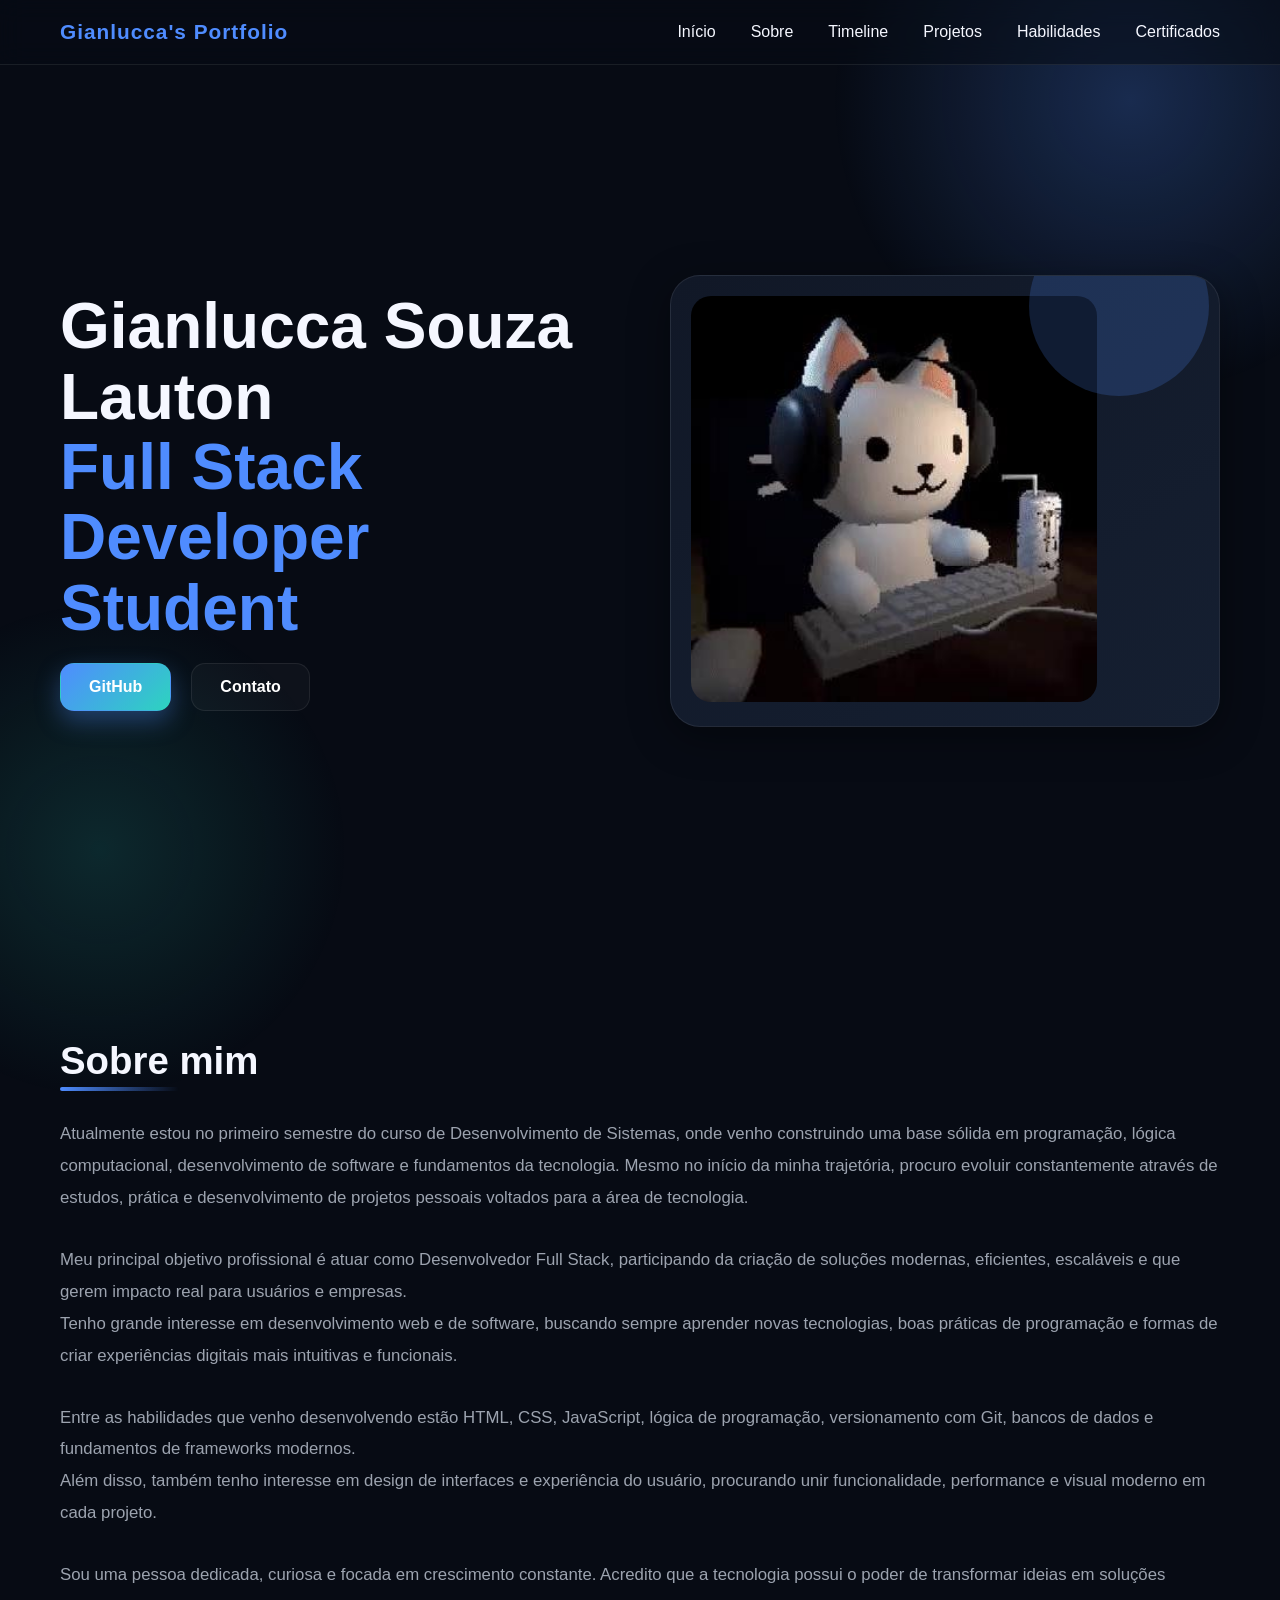
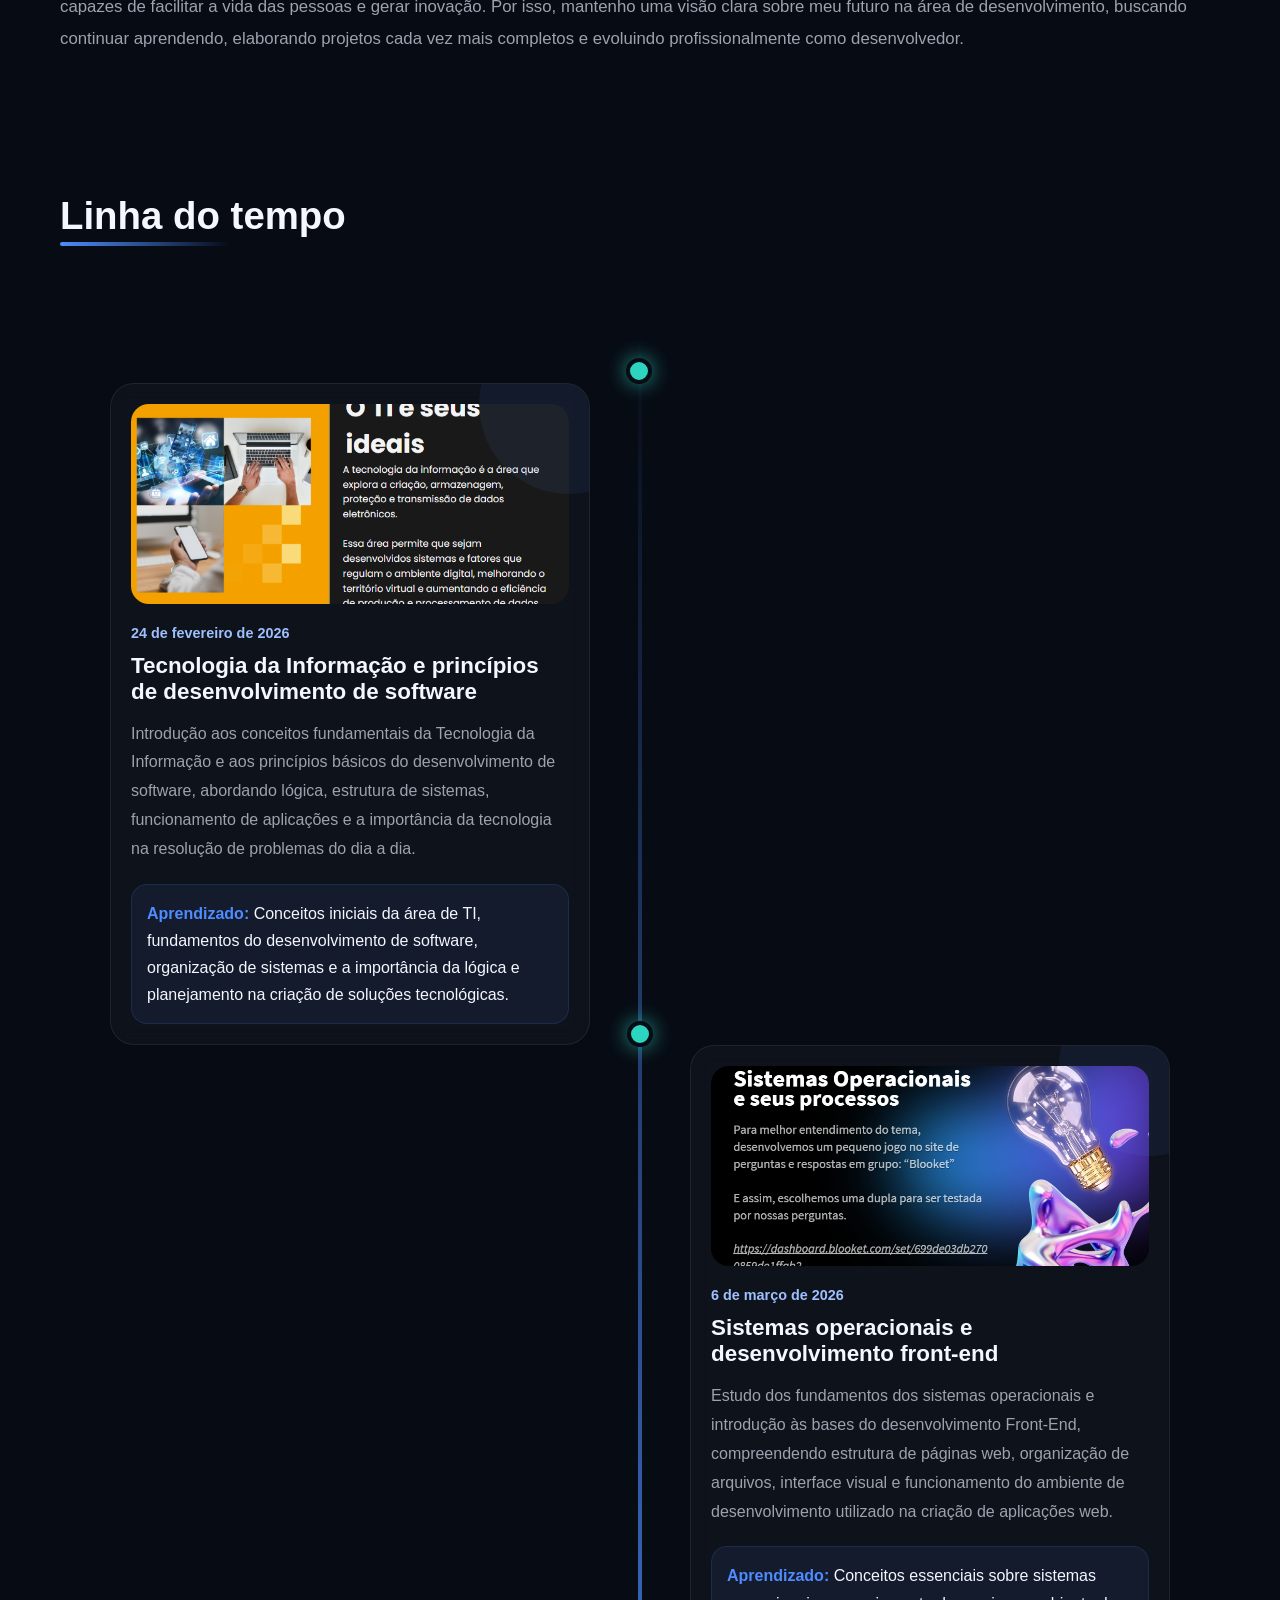
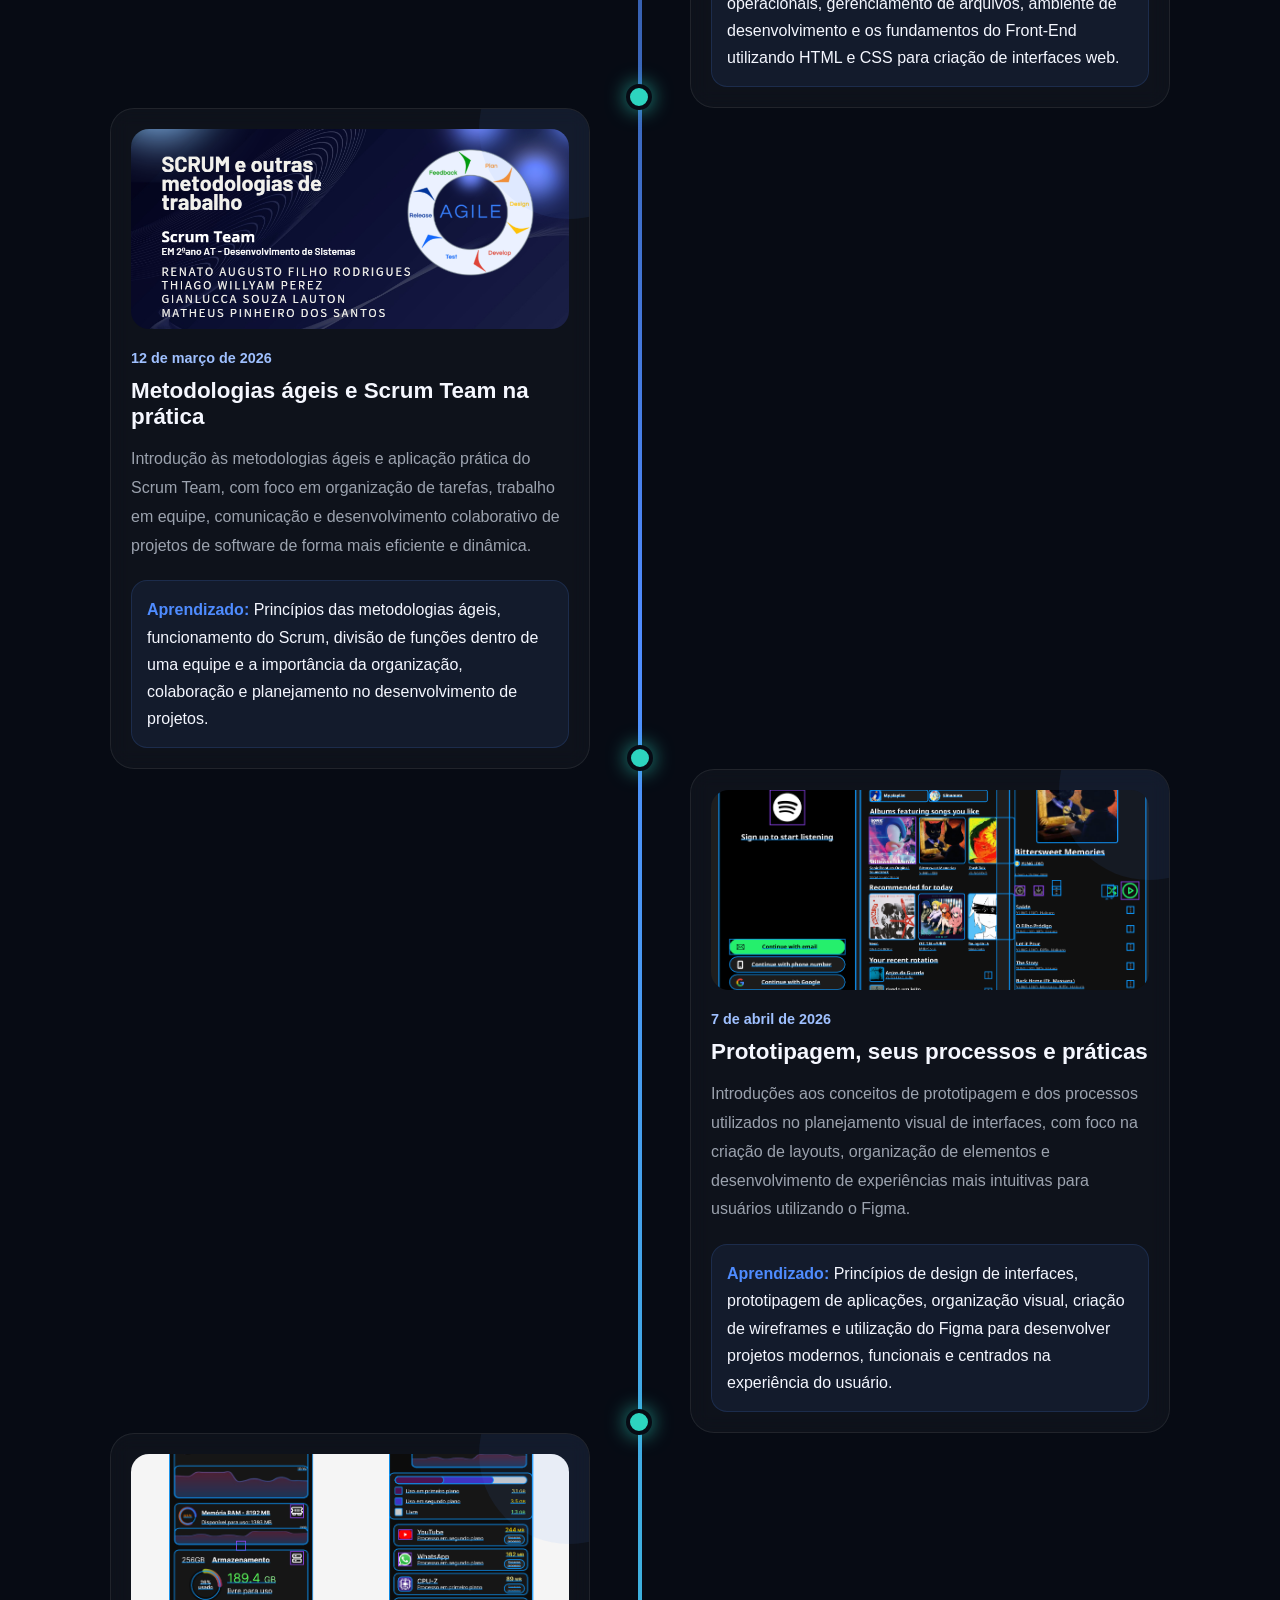
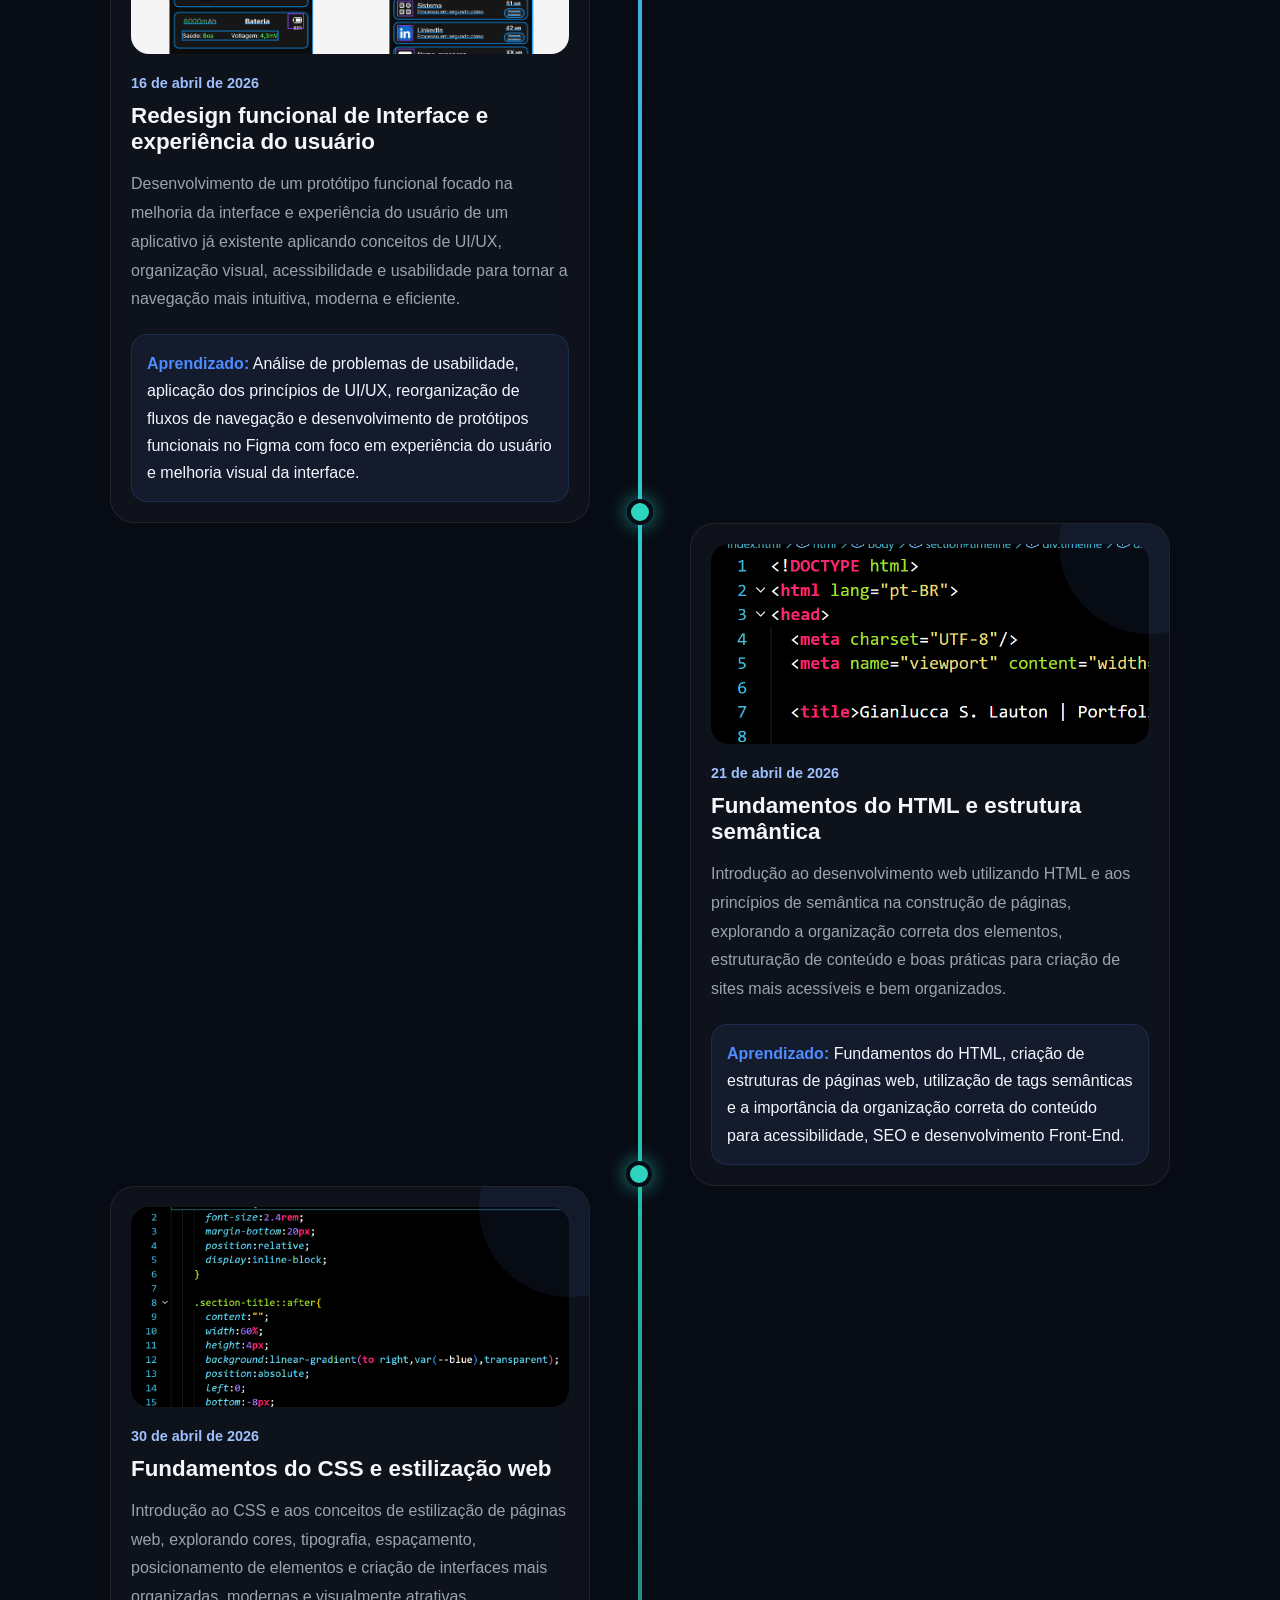
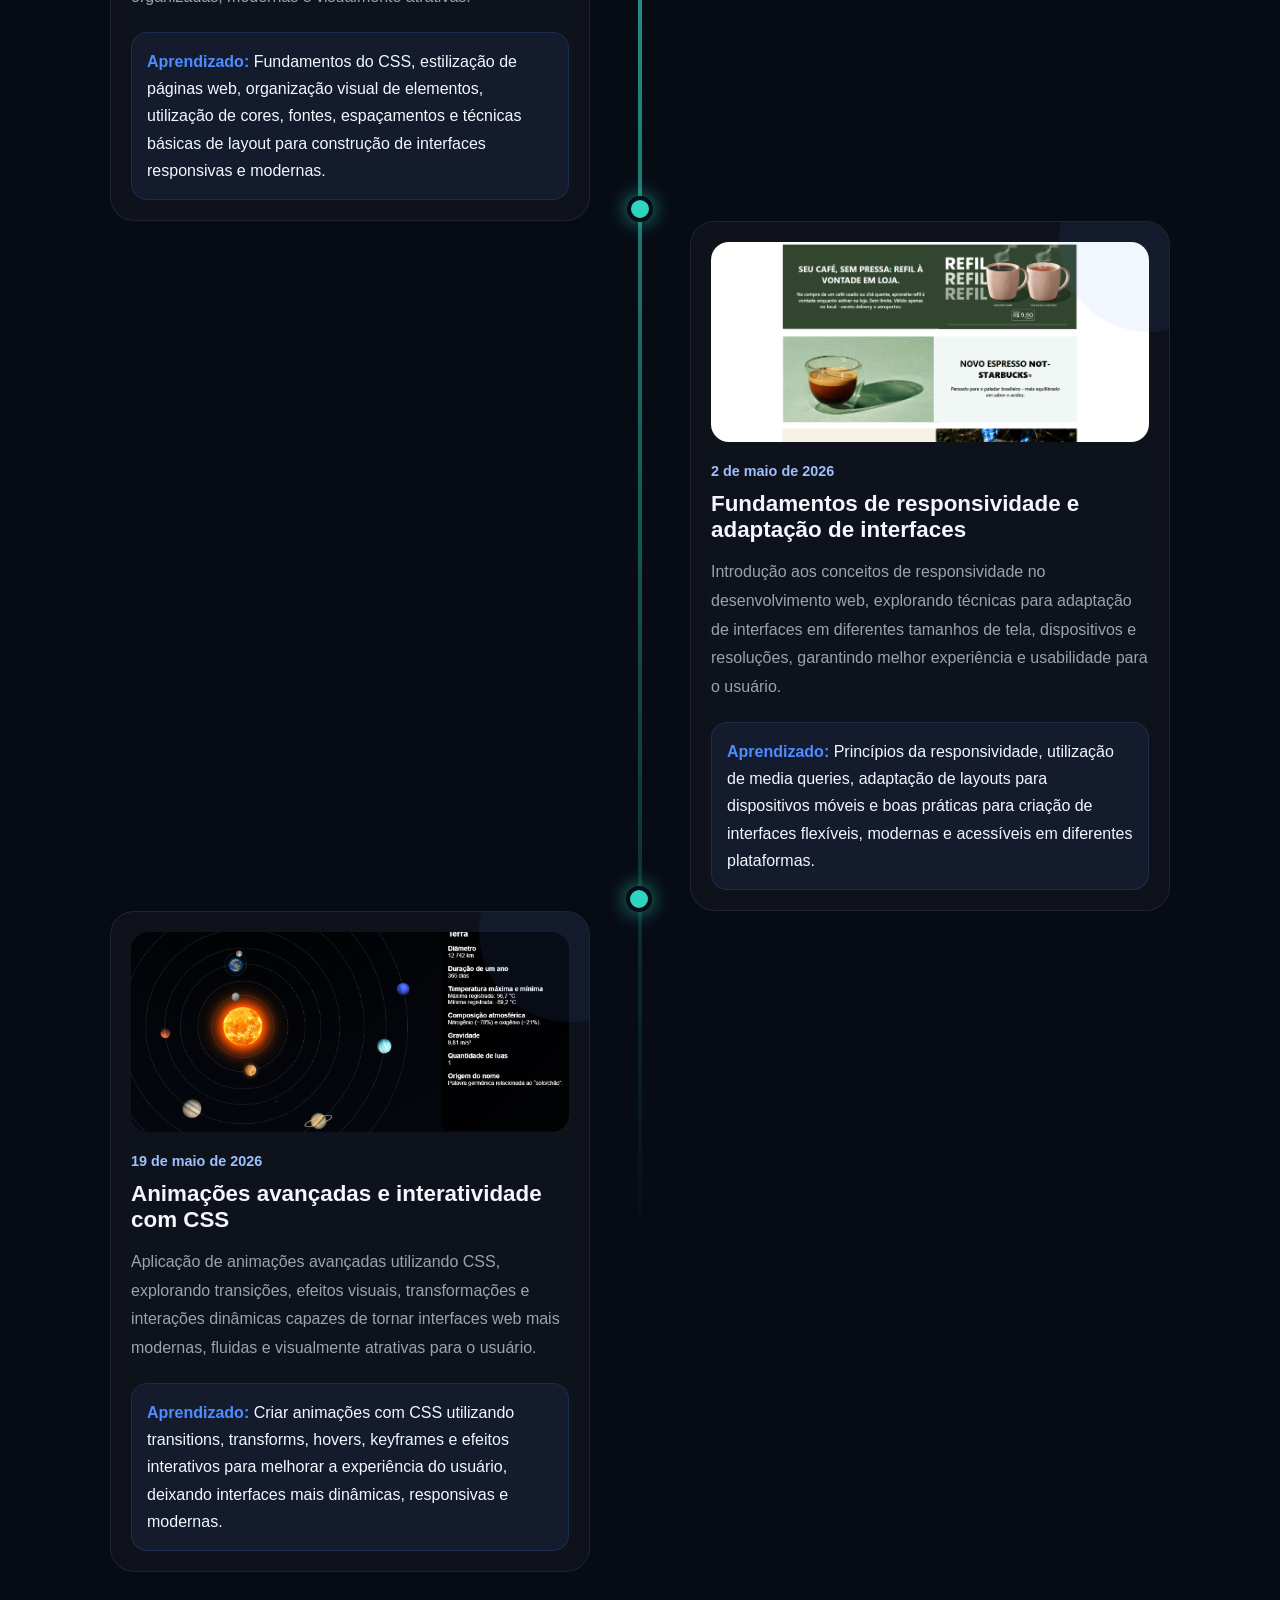
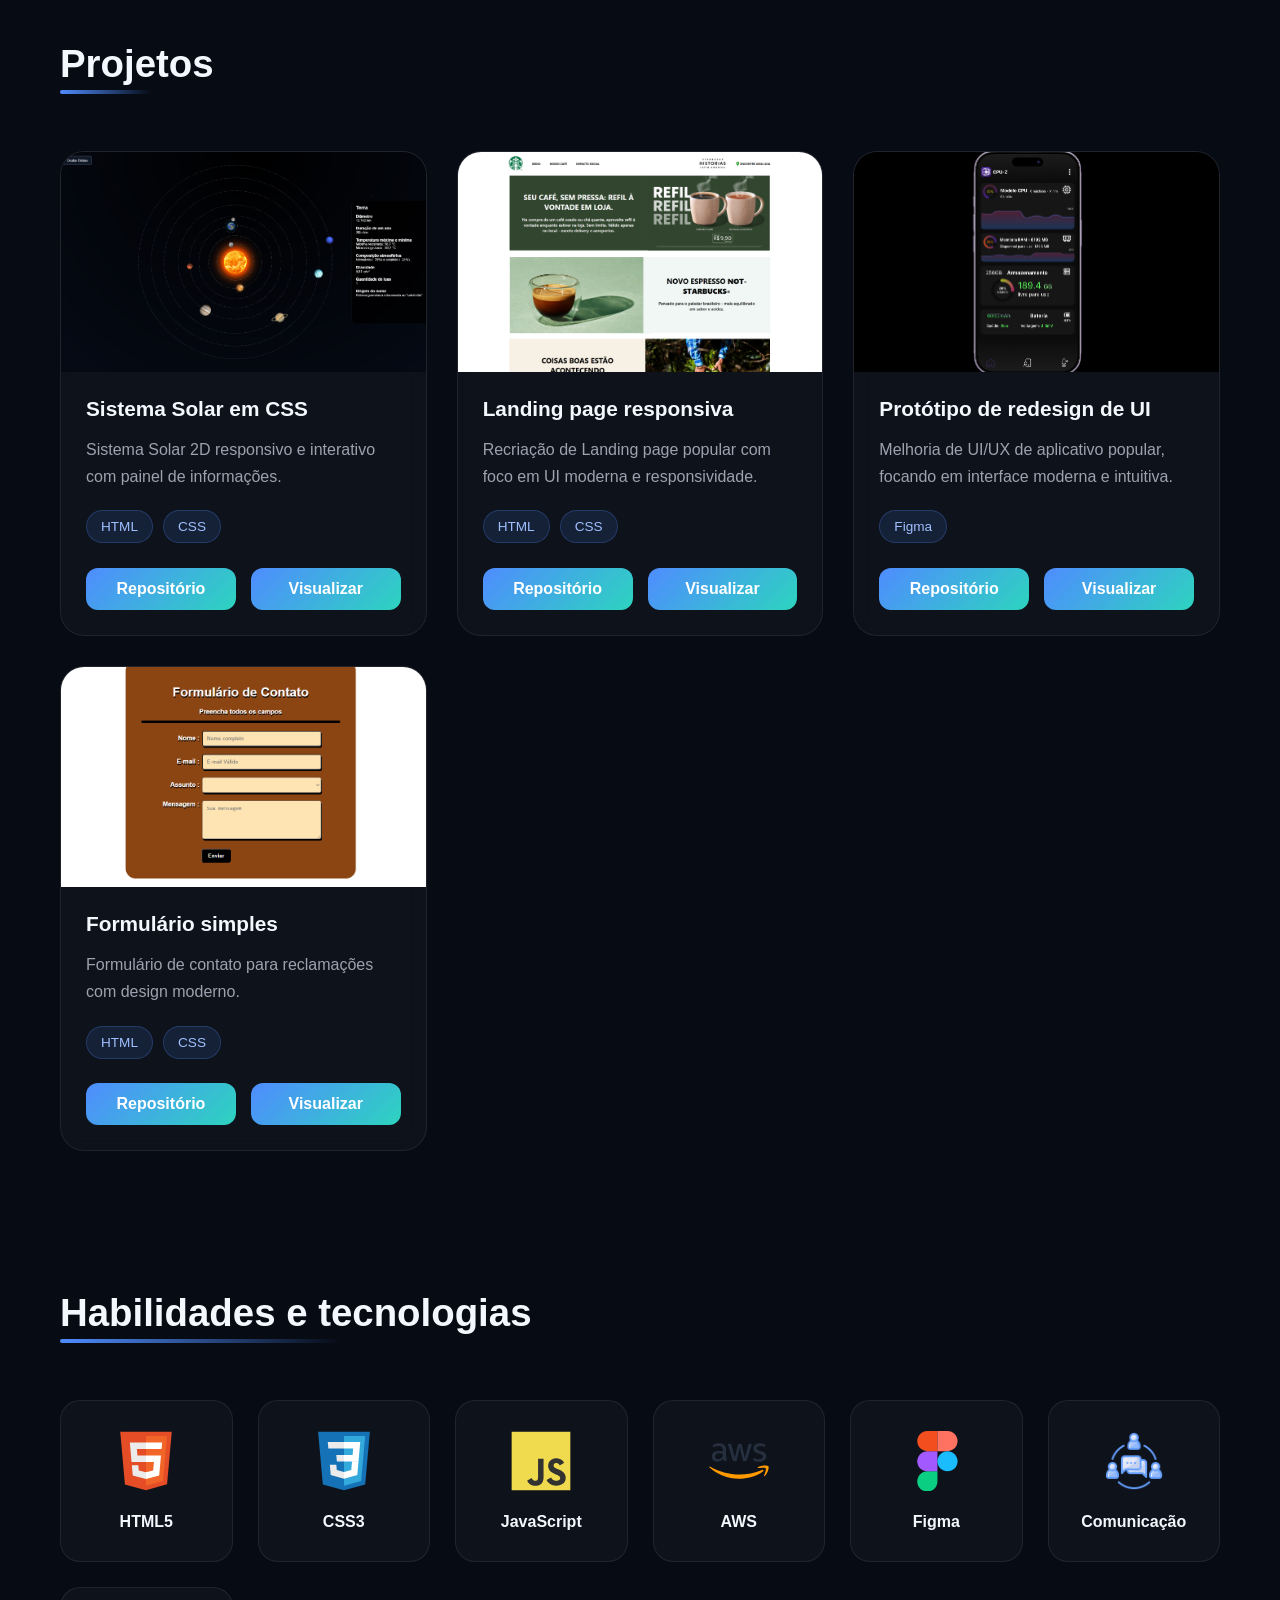
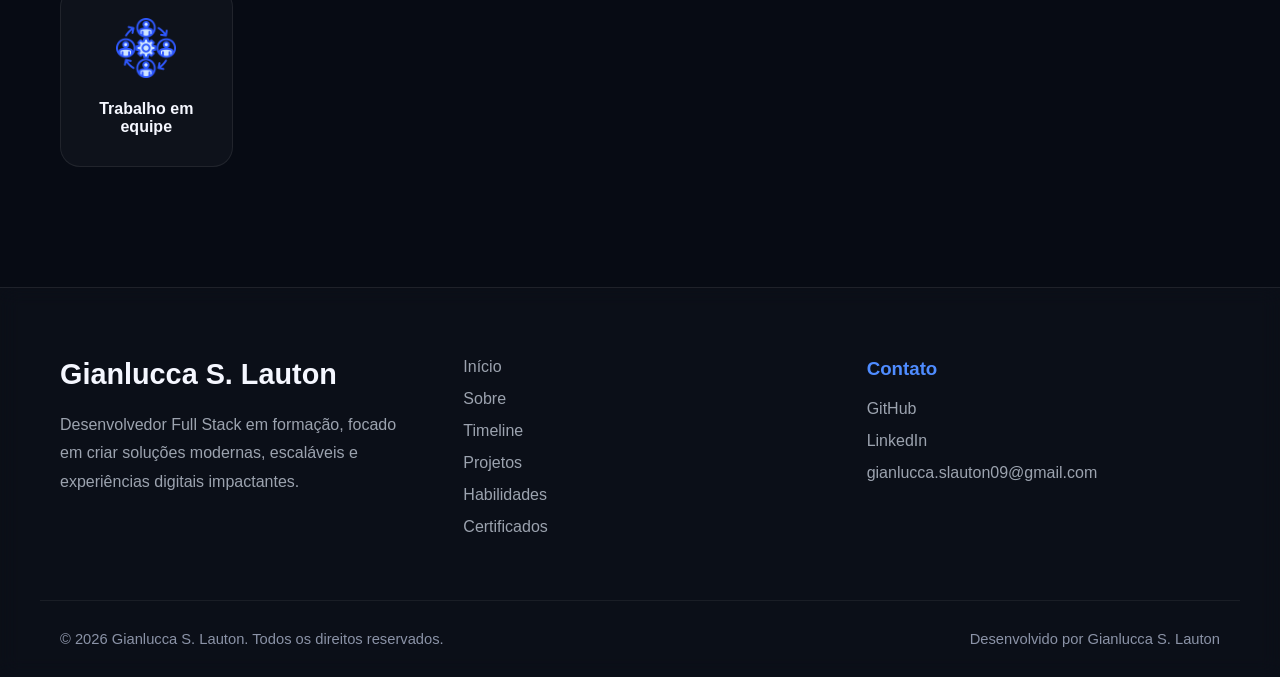
<file: index.html>
<!DOCTYPE html>
<html lang="pt-BR">
<head>
  <meta charset="UTF-8"/>
  <meta name="viewport" content="width=device-width, initial-scale=1.0" />

  <title>Gianlucca S. Lauton | Portfolio</title>


  <link rel="stylesheet" href="./css/style.css">

  <link rel="stylesheet" href="./css/about.css">
    <link rel="stylesheet" href="./css/animation.css">
      <link rel="stylesheet" href="./css/header.css">
        <link rel="stylesheet" href="./css/hero.css">
          <link rel="stylesheet" href="./css/timeline.css">
            <link rel="stylesheet" href="./css/footer.css">


  <link rel="shortcut icon" href="icons/favicon.ico" type="image/x-icon">


</head>
<body>

  <header>
    <nav>
      <div class="logo">Gianlucca's Portfolio</div>

      <div class="menu">
        <a href="#inicio">Início</a>
        <a href="#sobre">Sobre</a>
        <a href="#timeline">Timeline</a>
        <a href="#projetos">Projetos</a>
        <a href="#skills">Habilidades</a>
        <a href="./pages/certificates.html">Certificados</a>
      </div>

    </nav>

  </header>



  <section class="hero" id="inicio">

    <div class="hero-text">
      <h1>
        Gianlucca Souza Lauton
        <br>
        <span>Full Stack Developer Student</span>
      </h1>


      <div class="buttons">
        <a href="https://github.com/gianlucca-slauton" target="_blank" class="btn primary">GitHub</a>
        <a href="https://www.linkedin.com/in/gianlucca-souza-lauton" target="_blank" class="btn secondary">Contato</a>
      </div>
    </div>

    <div class="hero-card">
      <img src="./images/profile.jpg" alt="Profile">
    </div>

  </section>

 


  <section class="about" id="sobre">

    <h2 class="section-title">Sobre mim</h2>

    <p>
Atualmente estou no primeiro semestre do curso de Desenvolvimento de Sistemas,
onde venho construindo uma base sólida em programação, lógica computacional,
desenvolvimento de software e fundamentos da tecnologia.
Mesmo no início da minha trajetória, procuro evoluir constantemente através
de estudos, prática e desenvolvimento de projetos pessoais voltados para
a área de tecnologia.
</p>

<p>
Meu principal objetivo profissional é atuar como Desenvolvedor Full Stack,
participando da criação de soluções modernas, eficientes, escaláveis e que
gerem impacto real para usuários e empresas.
<br>
Tenho grande interesse em desenvolvimento web e de software, buscando sempre
aprender novas tecnologias, boas práticas de programação e formas de criar
experiências digitais mais intuitivas e funcionais.
</p>

<p>
Entre as habilidades que venho desenvolvendo estão HTML, CSS, JavaScript,
lógica de programação, versionamento com Git, bancos de dados e fundamentos
de frameworks modernos.
<br>
Além disso, também tenho interesse em design de interfaces e experiência
do usuário, procurando unir funcionalidade, performance e visual moderno
em cada projeto.
</p>

<p>
Sou uma pessoa dedicada, curiosa e focada em crescimento constante.
Acredito que a tecnologia possui o poder de transformar ideias em soluções
capazes de facilitar a vida das pessoas e gerar inovação.
Por isso, mantenho uma visão clara sobre meu futuro na área de desenvolvimento, buscando
continuar aprendendo, elaborando projetos cada vez mais completos
e evoluindo profissionalmente como desenvolvedor.
</p>

  </section>


<section id="timeline">

  <h2 class="section-title">Linha do tempo</h2>

  <div class="timeline">


    <!-- EVENTO 1 -->
    <div class="timeline-item left">

      <div class="timeline-content">

        <div class="timeline-image">
          <img src="./images/timeline-1.png" alt="Evento">
        </div>

        <span class="timeline-date">
          24 de fevereiro de 2026
        </span>

        <h3>
          Tecnologia da Informação e princípios de desenvolvimento de software
        </h3>

        <p>
    Introdução aos conceitos fundamentais da Tecnologia da Informação e aos
princípios básicos do desenvolvimento de software, abordando lógica,
estrutura de sistemas, funcionamento de aplicações e a importância da
tecnologia na resolução de problemas do dia a dia.
        </p>

        <div class="timeline-learned">
          <strong>Aprendizado:</strong>
          Conceitos iniciais da área de TI, fundamentos do
  desenvolvimento de software, organização de sistemas e a importância
  da lógica e planejamento na criação de soluções tecnológicas.
        </div>

      </div>

    </div>


    <!-- EVENTO 2 -->
    <div class="timeline-item right">

      <div class="timeline-content">

        <div class="timeline-image">
          <img src="./images/timeline-2.png" alt="Evento">
        </div>

        <span class="timeline-date">
          6 de março de 2026
        </span>

        <h3>
          Sistemas operacionais e desenvolvimento front-end
        </h3>

        <p>
Estudo dos fundamentos dos sistemas operacionais e introdução às bases do desenvolvimento Front-End, compreendendo estrutura de páginas web,
organização de arquivos, interface visual e funcionamento do ambiente de
desenvolvimento utilizado na criação de aplicações web.
        </p>

        <div class="timeline-learned">
          <strong>Aprendizado:</strong>
          Conceitos essenciais sobre sistemas operacionais, gerenciamento
  de arquivos, ambiente de desenvolvimento e os fundamentos do Front-End
  utilizando HTML e CSS para criação de interfaces web.
        </div>

      </div>

    </div>

    <!-- EVENTO 3 -->
    <div class="timeline-item left">

      <div class="timeline-content">

        <div class="timeline-image">
          <img src="./images/timeline-3.png" alt="Evento">
        </div>

        <span class="timeline-date">
          12 de março de 2026
        </span>

        <h3>
          Metodologias ágeis e Scrum Team na prática
        </h3>

        <p>
          Introdução às metodologias ágeis e aplicação prática do Scrum Team,
com foco em organização de tarefas, trabalho em equipe, comunicação e
desenvolvimento colaborativo de projetos de software de forma mais
eficiente e dinâmica.
        </p>

        <div class="timeline-learned">
          <strong>Aprendizado:</strong>
          Princípios das metodologias ágeis, funcionamento do Scrum,
  divisão de funções dentro de uma equipe e a importância da organização,
  colaboração e planejamento no desenvolvimento de projetos.
        </div>

      </div>

    </div>

    <!-- EVENTO 4 -->
    <div class="timeline-item right">

      <div class="timeline-content">

        <div class="timeline-image">
          <img src="./images/timeline-4.png" alt="Evento">
        </div>

        <span class="timeline-date">
          7 de abril de 2026
        </span>

        <h3>
          Prototipagem, seus processos e práticas
        </h3>

        <p>
          Introduções aos conceitos de prototipagem e dos processos utilizados no
planejamento visual de interfaces, com foco na criação de layouts,
organização de elementos e desenvolvimento de experiências mais intuitivas
para usuários utilizando o Figma.
        </p>

        <div class="timeline-learned">
          <strong>Aprendizado:</strong>
          Princípios de design de interfaces, prototipagem de aplicações,
  organização visual, criação de wireframes e utilização do Figma para
  desenvolver projetos modernos, funcionais e centrados na experiência
  do usuário.
        </div>

      </div>

    </div>

    <!-- EVENTO 5 -->
    <div class="timeline-item left">

      <div class="timeline-content">

        <div class="timeline-image">
          <img src="./images/timeline-5.png" alt="Evento">
        </div>

        <span class="timeline-date">
          16 de abril de 2026
        </span>

        <h3>
          Redesign funcional de Interface e experiência do usuário
        </h3>

        <p>
Desenvolvimento de um protótipo funcional focado na melhoria da interface e experiência do usuário de um aplicativo já existente aplicando conceitos
de UI/UX, organização visual, acessibilidade e usabilidade para tornar a
navegação mais intuitiva, moderna e eficiente.
        </p>

        <div class="timeline-learned">
          <strong>Aprendizado:</strong>
Análise de problemas de usabilidade, aplicação dos princípios de UI/UX,
reorganização de fluxos de navegação e desenvolvimento de protótipos funcionais no Figma com foco em experiência do usuário e melhoria visual da interface.
        </div>

      </div>

    </div>

    <!-- EVENTO 6 -->
    <div class="timeline-item right">

      <div class="timeline-content">

        <div class="timeline-image">
          <img src="./images/timeline-6.png" alt="Evento">
        </div>

        <span class="timeline-date">
          21 de abril de 2026
        </span>

        <h3>
          Fundamentos do HTML e estrutura semântica
        </h3>

        <p>
    Introdução ao desenvolvimento web utilizando HTML e aos princípios de
semântica na construção de páginas, explorando a organização correta
dos elementos, estruturação de conteúdo e boas práticas para criação
de sites mais acessíveis e bem organizados.
        </p>

        <div class="timeline-learned">
          <strong>Aprendizado:</strong>
      Fundamentos do HTML, criação de estruturas de páginas web,
  utilização de tags semânticas e a importância da organização correta
  do conteúdo para acessibilidade, SEO e desenvolvimento Front-End.
        </div>

      </div>

    </div>

    <!-- EVENTO 7 -->
    <div class="timeline-item left">

      <div class="timeline-content">

        <div class="timeline-image">
          <img src="./images/timeline-7.png" alt="Evento">
        </div>

        <span class="timeline-date">
          30 de abril de 2026
        </span>

        <h3>
          Fundamentos do CSS e estilização web
        </h3>

        <p>
          Introdução ao CSS e aos conceitos de estilização de páginas web,
explorando cores, tipografia, espaçamento, posicionamento de elementos
e criação de interfaces mais organizadas, modernas e visualmente atrativas.
        </p>

        <div class="timeline-learned">
          <strong>Aprendizado:</strong>
          Fundamentos do CSS, estilização de páginas web,
  organização visual de elementos, utilização de cores, fontes,
  espaçamentos e técnicas básicas de layout para construção de
  interfaces responsivas e modernas.
        </div>

      </div>

    </div>

    <!-- EVENTO 8 -->
    <div class="timeline-item right">

      <div class="timeline-content">

        <div class="timeline-image">
          <img src="./images/timeline-8.png" alt="Evento">
        </div>

        <span class="timeline-date">
          2 de maio de 2026
        </span>

        <h3>
          Fundamentos de responsividade e adaptação de interfaces
        </h3>

        <p>
          Introdução aos conceitos de responsividade no desenvolvimento web,
explorando técnicas para adaptação de interfaces em diferentes tamanhos
de tela, dispositivos e resoluções, garantindo melhor experiência e
usabilidade para o usuário.
        </p>

        <div class="timeline-learned">
          <strong>Aprendizado:</strong>
          Princípios da responsividade, utilização de media queries,
  adaptação de layouts para dispositivos móveis e boas práticas para
  criação de interfaces flexíveis, modernas e acessíveis em diferentes
  plataformas.
        </div>

      </div>

    </div>

  </div>


  <div class="timeline-item left">

      <div class="timeline-content">

        <div class="timeline-image">
          <img src="./images/timeline-9.png" alt="Evento">
        </div>

        <span class="timeline-date">
          19 de maio de 2026
        </span>

        <h3>
          Animações avançadas e interatividade com CSS
        </h3>

        <p>
          Aplicação de animações avançadas utilizando CSS, explorando
transições, efeitos visuais, transformações e interações dinâmicas
capazes de tornar interfaces web mais modernas, fluidas e visualmente
atrativas para o usuário.
        </p>

        <div class="timeline-learned">
          <strong>Aprendizado:</strong>
        Criar animações com CSS utilizando transitions, transforms, hovers,
  keyframes e efeitos interativos para melhorar a experiência do usuário,
  deixando interfaces mais dinâmicas, responsivas e modernas.
        </div>

      </div>

    </div>

</section>







<section id="projetos">

  <h2 class="section-title">Projetos</h2>

  <div class="projects-grid">

    <!-- CARD 1 -->
    <div class="project-card">

      <div class="project-image">
        <img src="./images/sistema-solar.png" alt="Projeto">
      </div>

      <div class="project-content">
        <h3>Sistema Solar em CSS</h3>

        <p>
          Sistema Solar 2D responsivo e interativo com painel de informações.
        </p>

        <div class="project-tags">
          <span>HTML</span>
          <span>CSS</span>
        </div>

        <div class="project-buttons">
          <a href="https://github.com/gianlucca-slauton/interactive-solar-system-html-css" target="_blank">Repositório</a>
          <a href="https://gianlucca-slauton.github.io/interactive-solar-system-html-css/" target="_blank">Visualizar</a>
        </div>
      </div>

    </div>

    <!-- CARD 2 -->
    <div class="project-card">

      <div class="project-image">
        <img src="./images/landpage.png" alt="Projeto">
      </div>

      <div class="project-content">
        <h3>Landing page responsiva</h3>

        <p>
          Recriação de Landing page popular com foco em UI moderna e responsividade.
        </p>

        <div class="project-tags">
          <span>HTML</span>
          <span>CSS</span>
        </div>

        <div class="project-buttons">
          <a href="https://github.com/gianlucca-slauton/responsive-practice-landingpage-starbucks" target="_blank">Repositório</a>
          <a href="https://gianlucca-slauton.github.io/responsive-practice-landingpage-starbucks/" target="_blank">Visualizar</a>
        </div>
      </div>

    </div>

    <!-- CARD 3 -->
    <div class="project-card">

      <div class="project-image">
        <img src="./images/prototype.png" alt="Projeto">
      </div>

      <div class="project-content">
        <h3>Protótipo de redesign de UI</h3>

        <p>
          Melhoria de UI/UX de aplicativo popular, focando em interface moderna e intuitiva.
        </p>

        <div class="project-tags">

          <span>Figma</span>
        </div>

        <div class="project-buttons">
          <a href="https://github.com/gianlucca-slauton/figma-redesign-ux-cpuz-concept" target="_blank">Repositório</a>
          <a href="https://www.figma.com/proto/5Cjsw9yUqAnfqUIAmeeuTy/Recriação-CPU-Z" target="_blank">Visualizar</a>
        </div>
      </div>

    </div>


    <!-- CARD 4 -->
    <div class="project-card">

      <div class="project-image">
        <img src="./images/form.png" alt="Projeto">
      </div>

      <div class="project-content">
        <h3>Formulário simples</h3>

        <p>
          Formulário de contato para reclamações com design moderno.
        </p>

        <div class="project-tags">

          <span>HTML</span>
          <span>CSS</span>
        </div>

        <div class="project-buttons">
          <a href="https://github.com/gianlucca-slauton/formulary-exercise" target="_blank">Repositório</a>
          <a href="https://gianlucca-slauton.github.io/formulary-exercise/" target="_blank">Visualizar</a>
        </div>
      </div>

    </div>

  </div>

</section>

  


  <section id="skills">

    <h2 class="section-title">Habilidades e tecnologias</h2>

    <div class="skills-grid">

      <div class="skill-card">
        <img src="./assets/html5.svg">
        <h3>HTML5</h3>
      </div>

      <div class="skill-card">
        <img src="./assets/css3.svg">
        <h3>CSS3</h3>
      </div>

      <div class="skill-card">
        <img src="./assets/javascript.svg">
        <h3>JavaScript</h3>
      </div>

    
      <div class="skill-card">
        <img src="./assets/aws.svg">
        <h3>AWS</h3>
      </div>

      <div class="skill-card">
        <img src="./assets/figma.svg">
        <h3>Figma</h3>
      </div>

      <div class="skill-card">
        <img src="./assets/communication.png">
        <h3>Comunicação</h3>
      </div>

      <div class="skill-card">
        <img src="./assets/teamwork.png">
        <h3>Trabalho em equipe</h3>
      </div>

    </div>

  </section>



  <!-- FOOTER -->

<footer class="footer">

  <div class="footer-container">

    <!-- ESQUERDA -->

    <div class="footer-brand">

      <h2>
        Gianlucca S. Lauton
      </h2>

      <p>
        Desenvolvedor Full Stack em formação,
        focado em criar soluções modernas,
        escaláveis e experiências digitais
        impactantes.
      </p>

    </div>

    <!-- LINKS -->

    <div class="footer-links">


      <a href="#inicio">Início</a>
      <a href="#sobre">Sobre</a>
      <a href="#timeline">Timeline</a>
      <a href="#projetos">Projetos</a>
      <a href="#skills">Habilidades</a>
      <a href="./pages/certificates.html">Certificados</a>

    </div>

    <!-- CONTATO -->

    <div class="footer-contact">

      <h3>
        Contato
      </h3>

      <a href="https://github.com/gianlucca-slauton" target="_blank">
        GitHub
      </a>

      <a href="https://www.linkedin.com/in/gianlucca-souza-lauton/" target="_blank">
        LinkedIn
      </a>

      <a href="mailto:gianlucca.slauton09@gmail.com" target="_blank">
        gianlucca.slauton09@gmail.com
      </a>


    </div>

  </div>

  <!-- COPYRIGHT -->

  <div class="footer-bottom">

    <p>
      © 2026 Gianlucca S. Lauton.
      Todos os direitos reservados.
    </p>

    <p>
      Desenvolvido por Gianlucca S. Lauton
    </p>

  </div>

</footer>


</body>
</html>
</file>
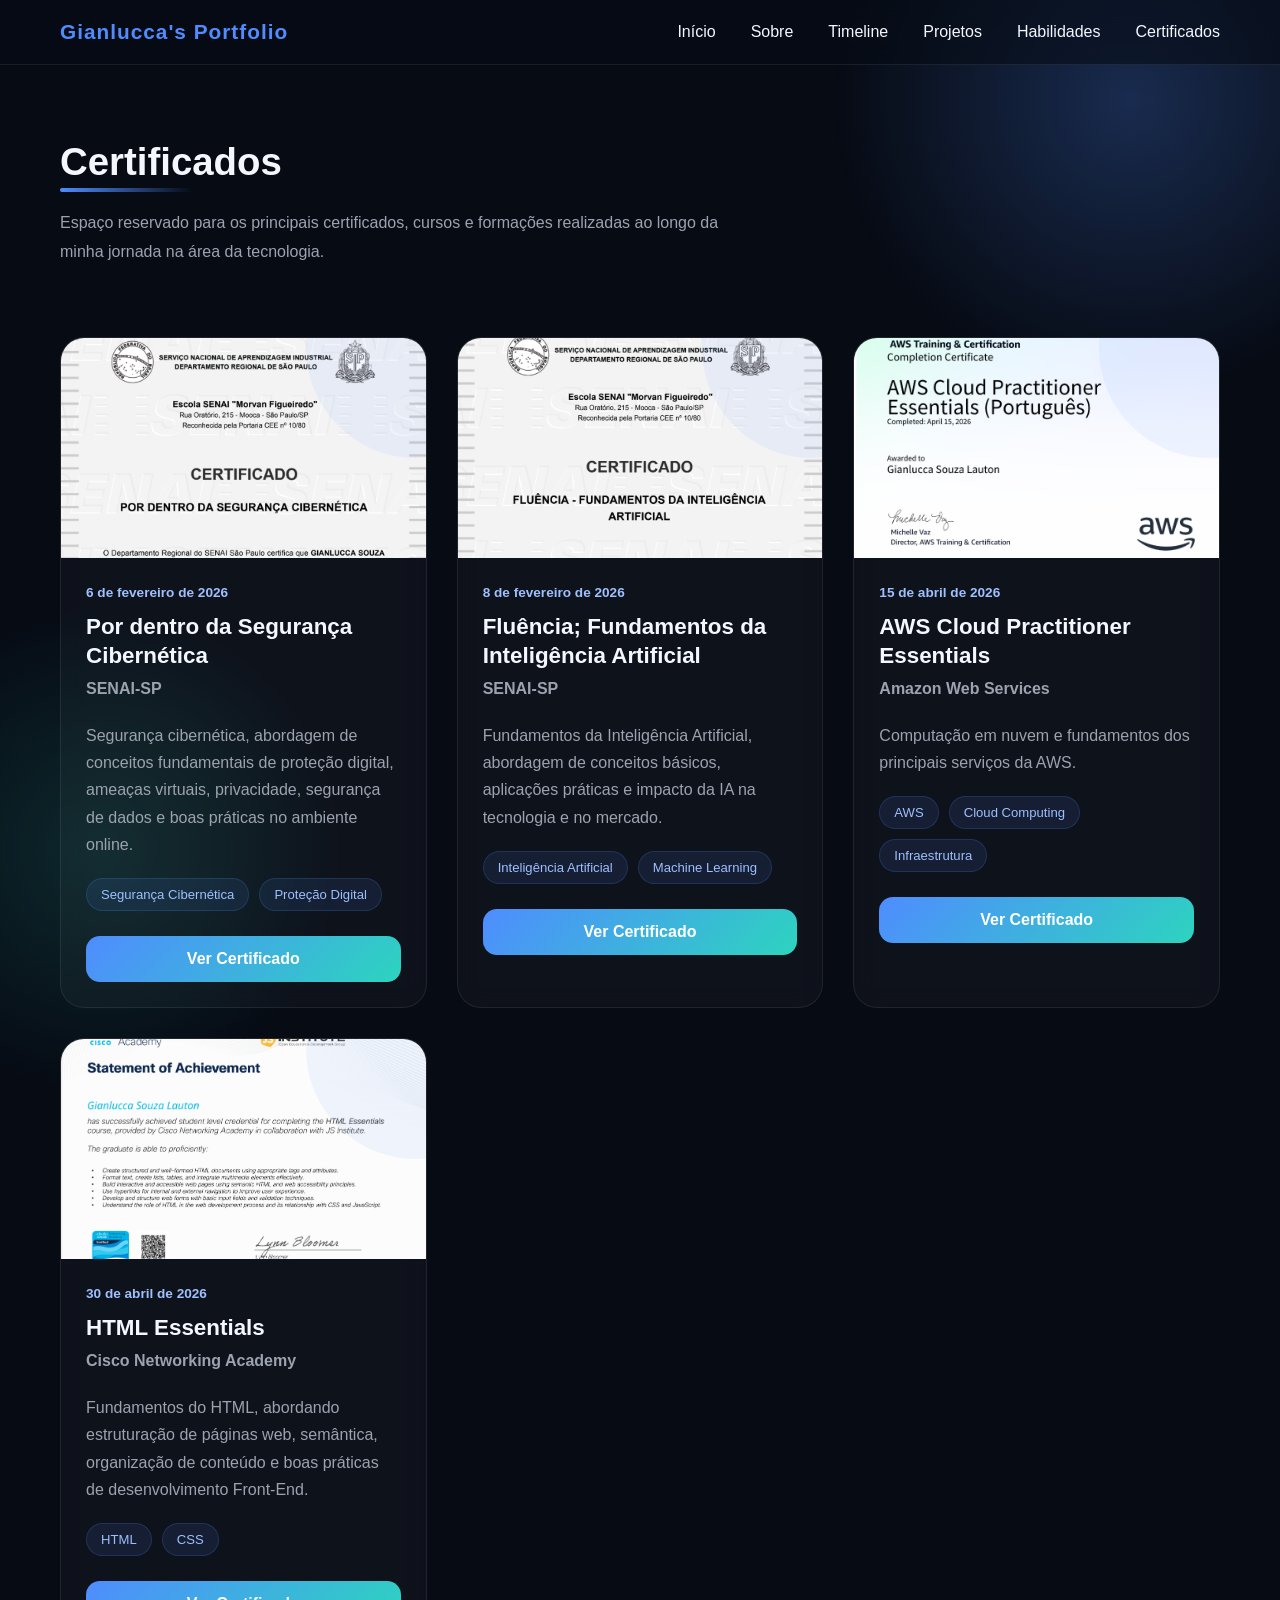
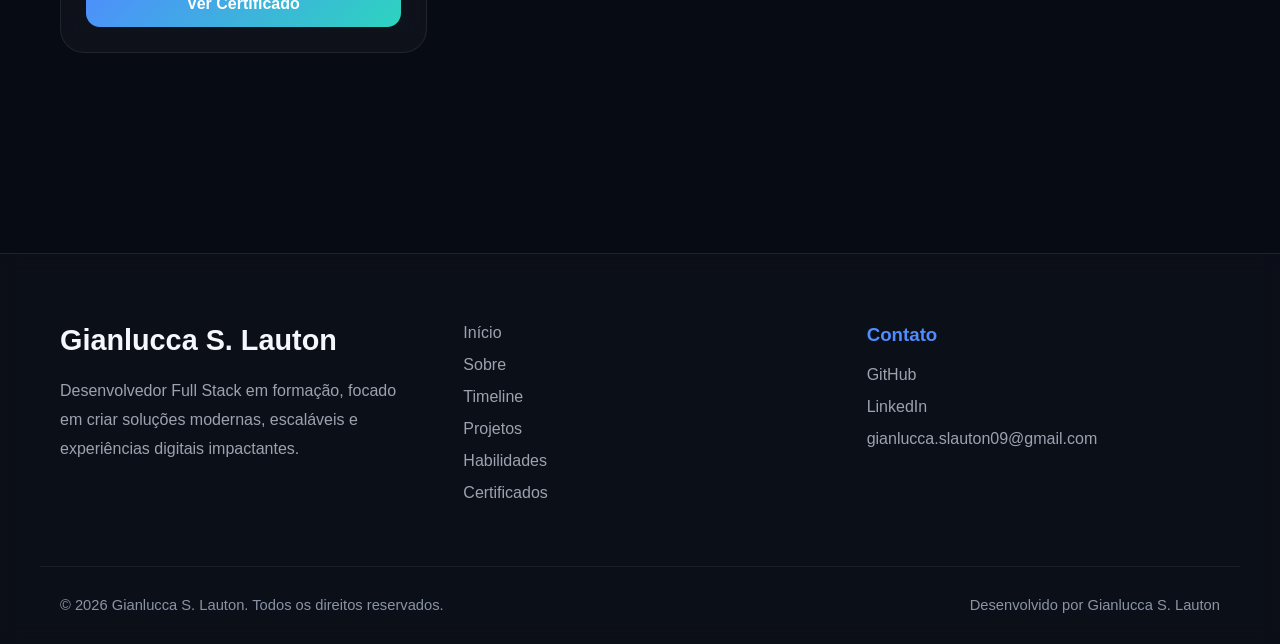
<file: pages/certificates.html>
<!DOCTYPE html>
<html lang="pt-br">
<head>
  <meta charset="UTF-8">
  <meta name="viewport" content="width=device-width, initial-scale=1.0">
  <title>Certificados | Gianlucca</title>

  <link rel="stylesheet" href="./certificates.css">
    <link rel="stylesheet" href="../css/style.css">
    <link rel="stylesheet" href="../css/header.css">
    <link rel="stylesheet" href="../css/animation.css">
    <link rel="stylesheet" href="../css/footer.css">
    <link rel="stylesheet" href="../css/about.css">

  
</head>

<body>

<header>
    <nav>
      <div class="logo">Gianlucca's Portfolio</div>

      <div class="menu">
        <a href="../index.html#inicio">Início</a>
        <a href="../index.html#sobre">Sobre</a>
        <a href="../index.html#timeline">Timeline</a>
        <a href="../index.html#projetos">Projetos</a>
        <a href="../index.html#skills">Habilidades</a>
        <a href="#certificates">Certificados</a>
      </div>

    </nav>

  </header>


  <section class="certificates-page">

    <div class="certificates-container">

      <!-- HEADER -->

      <div class="certificates-header">

        <h1 class="section-title">
          Certificados
        </h1>

        <p>
      Espaço reservado para os principais certificados, cursos e formações realizadas ao longo da minha jornada na área da tecnologia.
        </p>

      </div>

      <!-- GRID -->

      <div class="certificates-grid">


<!-- CERTIFICADO 1 -->

<div class="certificate-card">

          <div class="certificate-image">
            <img src="../images/certificado-1.png" alt="Certificado">
          </div>

          <div class="certificate-content">

            <span class="certificate-date">
              6 de fevereiro de 2026
            </span>

            <h3>
              Por dentro da Segurança Cibernética <p>SENAI-SP</p>
            </h3>

            <p>
              Segurança cibernética, abordagem de conceitos
fundamentais de proteção digital, ameaças virtuais, privacidade,
segurança de dados e boas práticas no ambiente online.
            </p>

            <div class="certificate-tags">
              <span>Segurança Cibernética</span>
              <span>Proteção Digital</span>
            </div>

            <a target="_blank" href="https://www.sp.senai.br/consulta-certificado?qrcode=00038576/8376580" class="certificate-button">
              Ver Certificado
            </a>

          </div>

        </div>


  
        <!-- CERTIFICADO 2 -->
        
        <div class="certificate-card">

          <div class="certificate-image">
            <img src="../images/certificado-2.png" alt="Certificado">
          </div>

          <div class="certificate-content">

            <span class="certificate-date">
              8 de fevereiro de 2026
            </span>

            <h3>
              Fluência; Fundamentos da Inteligência Artificial <p>SENAI-SP</p>
            </h3>

            <p>
              Fundamentos da Inteligência Artificial,
abordagem de conceitos básicos, aplicações práticas e impacto da IA
na tecnologia e no mercado.
            </p>

            <div class="certificate-tags">
              <span>Inteligência Artificial</span>
              <span>Machine Learning</span>
            
            </div>

            <a target="_blank" href="https://www.sp.senai.br/consulta-certificado?qrcode=00048457/8376580" class="certificate-button">
              Ver Certificado
            </a>

          </div>

        </div>


        <!-- CERTIFICADO 3 -->

        <div class="certificate-card">

          <div class="certificate-image">
            <img src="../images/certificado-3.png" alt="Certificado">
          </div>

          <div class="certificate-content">

            <span class="certificate-date">
              15 de abril de 2026
            </span>

            <h3>
              AWS Cloud Practitioner Essentials <p>Amazon Web Services</p>
            </h3>

            <p>
              Computação em nuvem e fundamentos dos principais
serviços da AWS.
            </p>

            <div class="certificate-tags">
              <span>AWS</span>
              <span>Cloud Computing</span>
              <span>Infraestrutura</span>
            </div>

            <a target="_blank" href="https://drive.google.com/drive/folders/1IDmWx9cEsPRbY0_BwdIr0Rg-jYfIDqcG?usp=sharing" class="certificate-button">
              Ver Certificado
            </a>

          </div>

        </div>

<!-- CERTIFICADO 4 -->

<div class="certificate-card">

          <div class="certificate-image">
            <img src="../images/certificado-4.png" alt="Certificado">
          </div>

          <div class="certificate-content">

            <span class="certificate-date">
              30 de abril de 2026
            </span>

            <h3>
              HTML Essentials <p>Cisco Networking Academy</p>
            </h3>

            <p>
              Fundamentos do HTML, abordando estruturação
de páginas web, semântica, organização de conteúdo e boas práticas de
desenvolvimento Front-End.
            </p>

            <div class="certificate-tags">
              <span>HTML</span>
              <span>CSS</span>
            </div>

            <a target="_blank" href="https://drive.google.com/drive/folders/1t74Ov1t1pBu6fkX3vfiu4K1hlNzDasCO?usp=drive_link" class="certificate-button">
              Ver Certificado
            </a>

          </div>

        </div>


          </div>

        </div>


      </div>

    </div>

  </section>



  <!-- FOOTER -->

<footer class="footer">

  <div class="footer-container">

    <!-- ESQUERDA -->

    <div class="footer-brand">

      <h2>
        Gianlucca S. Lauton
      </h2>

      <p>
        Desenvolvedor Full Stack em formação,
        focado em criar soluções modernas,
        escaláveis e experiências digitais
        impactantes.
      </p>

    </div>

    <!-- LINKS -->

    <div class="footer-links">

        <a href="../index.html#inicio">Início</a>
        <a href="../index.html#sobre">Sobre</a>
        <a href="../index.html#timeline">Timeline</a>
        <a href="../index.html#projetos">Projetos</a>
        <a href="../index.html#skills">Habilidades</a>
        <a href="#certificates">Certificados</a>

    </div>

     <!-- CONTATO -->

    <div class="footer-contact">

      <h3>
        Contato
      </h3>

      <a href="https://github.com/gianlucca-slauton" target="_blank">
        GitHub
      </a>

      <a href="https://www.linkedin.com/in/gianlucca-souza-lauton/" target="_blank">
        LinkedIn
      </a>
      
      <a href="mailto:gianlucca.slauton09@gmail.com" target="_blank">
        gianlucca.slauton09@gmail.com
      </a>

    </div>

  </div>

  <!-- COPYRIGHT -->

  <div class="footer-bottom">

    <p>
      © 2026 Gianlucca S. Lauton.
      Todos os direitos reservados.
    </p>

    <p>
      Desenvolvido por Gianlucca S. Lauton
    </p>

  </div>

</footer>


</body>
</html>
</file>
<file: css/style.css>
*{
      margin:0;
      padding:0;
      box-sizing:border-box;
      scroll-behavior:smooth;
  
    }

    body{
      scroll-behavior:smooth;
    }

    :root{
      --bg:#070b14;
      --card:#111827;
      --card2:#151f31;
      --text:#f5f7ff;
      --gray:#9ca3af;
      --blue:#4f8cff;
      --cyan:#2dd4bf;
      --border:#ffffff14;
      --shadow:0 10px 40px #00000066;
    }

    body{
      font-family: Arial, Helvetica, sans-serif;
      background: var(--bg);
      color: var(--text);
      overflow-x:hidden;
    }




    




    /* RESPONSIVE */

    @media(max-width:900px){

      .hero{
        grid-template-columns:1fr !important;
      }

      .hero-text h1{
        margin-top:20%;
        font-size:2.5rem !important;
      }

      .menu{
        gap:5% !important;
        font-size:.8rem !important;
      }

     .logo{
        display:none;
      }


        .timeline{
    width:100%;
    display:flex;
    flex-direction:column;
    align-items:center;
    gap:22px;
    position:relative;
    padding:20px 0;
  }

  /* linha no fundo */
  .timeline::before{
    content:"";
    position:absolute;
    top:0;
    left:50%;
    transform:translateX(-50%);
    width:2px;
    height:100%;
    background:linear-gradient(
      to bottom,
      transparent,
      var(--blue),
      var(--cyan),
      transparent
    );
    opacity:.5;
    z-index:0;
  }

  /* RESET TOTAL DOS ITEMS */
  .timeline-item,
  .timeline-item.left,
  .timeline-item.right{
    position:relative;
    width:100%;
    left:0 !important;
    padding:0;
    margin:0;
    display:flex;
    justify-content:center;
  }

  /* remove bolinhas antigas */
  .timeline-item::after{
    display:none !important;
  }

  /* CARD */
  .timeline-content{
    width:min(92%, 420px);
    padding:18px;
    border-radius:18px;
    position:relative;
    z-index:2;

    background:rgba(255,255,255,.04);
    border:1px solid rgba(255,255,255,.08);

    backdrop-filter:blur(10px);

    overflow:hidden;
  }

  /* imagem */
  .timeline-image{
    width:100%;
    height:140px;
    border-radius:14px;
    overflow:hidden;
    margin-bottom:15px;
  }

  .timeline-image img{
    width:100%;
    height:100%;
    object-fit:cover;
    display:block;
  }

  /* data */
  .timeline-date{
    font-size:.75rem;
    display:block;
    margin-bottom:10px;
  }

  /* titulo */
  .timeline-content h3{
    font-size:1.1rem;
    line-height:1.3;
    margin-bottom:12px;

    word-break:break-word;
  }

  /* descrição */
  .timeline-content p{
    font-size:.92rem;
    line-height:1.6;
    margin-bottom:15px;

    word-break:break-word;
  }

  /* aprendido */
  .timeline-learned{
    padding:12px;
    font-size:.88rem;
    line-height:1.5;
    border-radius:14px;
  }
    }
</file>
<file: css/about.css>
.section-title{
      font-size:2.4rem;
      margin-bottom:5px;
      padding-top:12%;
      position:relative;
      display:inline-block;
    }

    .section-title::after{
      content:"";
      width:60%;
      height:4px;
      background:linear-gradient(to right,var(--blue),transparent);
      position:absolute;
      left:0;
      bottom:-8px;
      border-radius:20px;
    }

    .about p{
      color:var(--gray);
      line-height:1.9;
      margin-top:30px;
      font-size:1.05rem;
    }

    /* PROJETOS */


.projects-grid{
  margin-top:60px;
  display:grid;
  grid-template-columns:repeat(auto-fit,minmax(320px,1fr));
  gap:30px;
}

.project-card{
  background:#ffffff08;
  border:1px solid var(--border);
  border-radius:24px;
  overflow:hidden;
  transition:.4s;
  position:relative;
  backdrop-filter:blur(10px);
}

.project-card:hover{
  transform:translateY(-12px);
  border-color:#4f8cff73;
  box-shadow:0 20px 40px #00000059;
}

.project-image{
  overflow:hidden;
  height:220px;
}

.project-image img{
  width:100%;
  height:100%;
  object-fit:cover;
  transition:.5s;
}

.project-card:hover img{
  transform:scale(1.08);
}

.project-content{
  padding:25px;
}

.project-content h3{
  margin-bottom:15px;
  font-size:1.3rem;
}

.project-content p{
  color:var(--gray);
  line-height:1.7;
  margin-bottom:20px;
}

.project-tags{
  display:flex;
  flex-wrap:wrap;
  gap:10px;
  margin-bottom:25px;
}

.project-tags span{
  background:#4f8cff1f;
  border:1px solid #4f8cff40;
  color:#9fc0ff;
  padding:8px 14px;
  border-radius:999px;
  font-size:.85rem;
}

.project-buttons{
  display:flex;
  gap:15px;
}

.project-buttons a{
  flex:1;
  text-align:center;
  padding:12px;
  border-radius:12px;
  text-decoration:none;
  color:#ffffff;
  font-weight:700;
  transition:.3s;
  background:linear-gradient(135deg,var(--blue),var(--cyan));
}

.project-buttons a:hover{
  transform:translateY(-4px);
}


    /* SKILLS */

    .skills-grid{
      margin-top:60px;
      display:grid;
      grid-template-columns:repeat(auto-fit,minmax(150px,1fr));
      gap:25px;
    }

    .skill-card{
      background:#ffffff08;
      border:1px solid var(--border);
      border-radius:20px;
      padding:30px 20px;
      text-align:center;
      transition:.35s;
      position:relative;
      overflow:hidden;
    }

    .skill-card::before{
      content:"";
      position:absolute;
      width:100%;
      height:100%;
      background:linear-gradient(135deg, rgba(79,140,255,.1), transparent);
      left:-100%;
      top:0;
      transition:.5s;
    }

    .skill-card:hover::before{
      left:0;
    }

    .skill-card:hover{
      transform:translateY(-10px);
      border-color:#4f8cff80;
    }

    .skill-card img{
      width:60px;
      height:60px;
      margin-bottom:18px;
    }

    .skill-card h3{
      font-size:1rem;
    }
</file>
<file: css/animation.css>
body::before{
      content:"";
      position:fixed;
      width:600px;
      height:600px;
      background: radial-gradient(circle, #4f8cff40 0%, transparent 70%);
      top:-200px;
      right:-150px;
      z-index:-1;
      animation: float 8s ease-in-out infinite;
    }

    body::after{
      content:"";
      position:fixed;
      width:500px;
      height:500px;
      background: radial-gradient(circle, #2dd4bf26 0%, transparent 70%);
      bottom:-200px;
      left:-150px;
      z-index:-1;
      animation: float2 10s ease-in-out infinite;
    }

    @keyframes float{
      0%,100%{
        transform:translateY(0px);
      }
      50%{
        transform:translateY(40px);
      }
    }

    @keyframes float2{
      0%,100%{
        transform:translateY(0px);
      }
      50%{
        transform:translateY(-40px);
      }
    }





    @keyframes floatingCard{
      0%,100%{
        transform:translateY(0px);
      }
      50%{
        transform:translateY(-12px);
      }
    }

    @keyframes fadeUp{
      from{
        opacity:0;
        transform:translateY(40px);
      }
      to{
        opacity:1;
        transform:translateY(0px);
      }
    }
</file>
<file: css/header.css>
header{
      width:100%;
      position:fixed;
      top:0;
      left:0;
      backdrop-filter: blur(12px);
      background: #070b148c;
      border-bottom:1px solid var(--border);
      z-index:1000;
    }

    nav{
      max-width:1200px;
      margin:auto;
      padding:20px;
      display:flex;
      align-items:center;
      justify-content:space-between;
    }

    .logo{
      font-size:1.3rem;
      font-weight:800;
      color:var(--blue);
      letter-spacing:1px;
    }

    .menu{
      display:flex;
      gap:35px;
    }

    .menu a{
      color:var(--text);
      text-decoration:none;
      position:relative;
      transition:.3s;
    }

    .menu a::after{
      content:"";
      position:absolute;
      left:0;
      bottom:-6px;
      width:0%;
      height:2px;
      background:var(--cyan);
      transition:.3s;
    }

    .menu a:hover::after{
      width:100%;
    }

    section{
      max-width:1200px;
      margin:auto;
      padding:0px 20px;
    }
</file>
<file: css/hero.css>
.hero{
      min-height:100vh;
      display:grid;
      grid-template-columns:1fr 1fr;
      align-items:center;
      gap:60px;
      padding-top:8%;
    }

    .hero-text{
      animation: fadeUp 1s ease;
    }

    .hero-text h1{
      font-size:4rem;
      line-height:1.1;
      margin-bottom:20px;
    }

    .hero-text span{
      color:var(--blue);
    }

    .hero-text p{
      color:var(--gray);
      font-size:1.05rem;
      line-height:1.8;
      margin-bottom:35px;
    }

    .buttons{
      display:flex;
      gap:20px;
      flex-wrap:wrap;
    }

    .btn{
      padding:14px 28px;
      border-radius:14px;
      text-decoration:none;
      font-weight:700;
      transition:.35s;
      border:1px solid transparent;
    }

    .primary{
      background:linear-gradient(135deg,var(--blue),var(--cyan));
      color:#ffffff;
      box-shadow:0 10px 25px #4f8cff59;
    }

    .primary:hover{
      transform:translateY(-5px) scale(1.03);
    }

    .secondary{
      border:1px solid var(--border);
      color:#ffffff;
      background:#ffffff08;
    }

    .secondary:hover{
      border-color:var(--blue);
      transform:translateY(-5px);
    }

    .hero-card{
      background:linear-gradient(145deg,var(--card),var(--card2));
      border:1px solid var(--border);
      border-radius:30px;
      padding:20px;
      box-shadow:var(--shadow);
      position:relative;
      overflow:hidden;
      animation: floatingCard 5s ease-in-out infinite;
    }

    .hero-card::before{
      content:"";
      position:absolute;
      width:180px;
      height:180px;
      background:#4f8cff33;
      border-radius:50%;
      top:-60px;
      right:10px;
    }

    .hero-card img{
      width:80%;
      border-radius:20px;
      transition:.4s;
    }

    .hero-card img:hover{
      transform:scale(1.04);
    }
</file>
<file: css/timeline.css>
.timeline *{
  min-width:0;
}

.timeline{
  position:relative;
  margin-top:70px;
  padding:0 0;
}

.timeline::before{
  content:"";
  position:absolute;
  left:50%;
  top:0;
  width:4px;
  height:105%;
  background:linear-gradient(
    to bottom,
    transparent,
    var(--blue),
    var(--cyan),
    transparent
  );
  transform:translateX(-50%);
  border-radius:999px;
}

.timeline-item{
  width:50%;
  position:relative;
  padding:6% 50px;
  margin-bottom:-12%;
}

.timeline-item.left{
  left:0;
}

.timeline-item.right{
  left:50%;
}

.timeline-content{
  background:#ffffff08;
  border:1px solid var(--border);
  border-radius:24px;
  padding:20px;
  backdrop-filter:blur(10px);
  position:relative;
  overflow:hidden;
  transition:.4s;
}

.timeline-content:hover{
  transform:translateY(-8px);
  border-color:#4f8cff73;
  box-shadow:0 20px 40px #00000059;
}

.timeline-content::before{
  content:"";
  position:absolute;
  width:180px;
  height:180px;
  background:#4f8cff14;
  border-radius:50%;
  top:-70px;
  right:-70px;
}

.timeline-item::after{
  content:"";
  position:absolute;
  top:45px;
  width:18px;
  height:18px;
  background:var(--cyan);
  border:4px solid var(--bg);
  border-radius:50%;
  z-index:2;
  box-shadow:0 0 20px #2dd4bfb3;
}

.timeline-item.left::after{
  right:-12px;
}

.timeline-item.right::after{
  left:-13px;
}

.timeline-image{
  width:100%;
  height:200px;
  overflow:hidden;
  border-radius:18px;
  margin-bottom:20px;
}

.timeline-image img{
  width:100%;
  height:100%;
  object-fit:cover;
  transition:.5s;
}

.timeline-content:hover img{
  transform:scale(1.05);
}

.timeline-date{
  display:inline-block;
  margin-bottom:12px;
  color:#9fc0ff;
  font-size:.9rem;
  font-weight:700;
}

.timeline-content h3{
  margin-bottom:15px;
  font-size:1.4rem;
}

.timeline-content p{
  color:var(--gray);
  line-height:1.8;
  margin-bottom:20px;
}

.timeline-learned{
  padding:15px;
  border-radius:16px;
  background:#4f8cff14;
  border:1px solid #4f8cff26;
  line-height:1.7;
}

.timeline-learned strong{
  color:var(--blue);
}
</file>
<file: css/footer.css>
.footer{
  margin-top:120px;

  border-top:1px solid var(--border);

  background:#ffffff05;

  backdrop-filter:blur(10px);
}

.footer-container{
  max-width:1200px;

  margin:auto;
  padding:70px 20px 50px;

  display:grid;
  grid-template-columns:repeat(auto-fit,minmax(250px,1fr));

  gap:50px;
}

.footer h2{
  font-size:1.8rem;
  margin-bottom:20px;
}

.footer h3{
  margin-bottom:20px;
  color:var(--blue);
}

.footer p{
  color:var(--gray);
  line-height:1.8;
}

.footer-links,
.footer-contact{
  display:flex;
  flex-direction:column;
}

.footer-links a,
.footer-contact a{
  color:var(--gray);

  text-decoration:none;

  margin-bottom:14px;

  transition:.3s;
}

.footer-links a:hover,
.footer-contact a:hover{
  color:#ffffff;
  transform:translateX(6px);
}

/* BOTTOM */

.footer-bottom{
  border-top:1px solid #ffffff0f;

  padding:25px 20px;

  display:flex;
  justify-content:space-between;
  align-items:center;
  flex-wrap:wrap;

  gap:15px;

  max-width:1200px;
  margin:auto;
}

.footer-bottom p{
  color:#8b93a7;
  font-size:.92rem;
}

/* RESPONSIVO */

@media(max-width:768px){

  .footer-container{
    gap:35px;
  }

  .footer-bottom{
    flex-direction:column;
    text-align:center;
  }

}
</file>
<file: pages/certificates.css>
.certificates-page{
      min-height:100vh;
      padding:140px 20px 80px;
    }

    .certificates-container{
      max-width:1200px;
      margin:auto;
    }

    .certificates-header{
      margin-bottom:70px;
    }

    .certificates-header p{
      margin-top:20px;
      color:var(--gray);
      max-width:700px;
      line-height:1.8;
    }

    /* GRID */

    .certificates-grid{
      display:grid;
      grid-template-columns:repeat(auto-fit,minmax(320px,1fr));
      gap:30px;
    }

    /* CARD */

    .certificate-card{
      position:relative;
      overflow:hidden;

      background:#ffffff08;
      border:1px solid var(--border);

      border-radius:24px;

      backdrop-filter:blur(12px);

      transition:.4s;
    }

    .certificate-card:hover{
      transform:translateY(-10px);
      border-color:#4f8cff73;
      box-shadow:0 20px 40px #00000059;
    }

    .certificate-card::before{
      content:"";
      position:absolute;

      width:220px;
      height:220px;

      background:#4f8cff14;

      border-radius:50%;

      top:-100px;
      right:-100px;
    }

    /* IMAGE */

    .certificate-image{
      width:100%;
      height:220px;
      overflow:hidden;
    }

    .certificate-image img{
      width:100%;
      height:100%;
      object-fit:cover;
      transition:.5s;
    }

    .certificate-card:hover img{
      transform:scale(1.05);
    }

    /* CONTENT */

    .certificate-content{
      padding:25px;
      position:relative;
      z-index:2;
    }

    .certificate-date{
      display:inline-block;
      margin-bottom:12px;

      color:#9fc0ff;
      font-size:.85rem;
      font-weight:700;
    }

    .certificate-content h3{
      font-size:1.4rem;
      margin-bottom:15px;
      line-height:1.3;
    }

    .certificate-content p{
      color:var(--gray);
      line-height:1.7;
      margin-bottom:20px;
    }

    /* TAGS */

    .certificate-tags{
      display:flex;
      flex-wrap:wrap;
      gap:10px;
      margin-bottom:25px;
    }

    .certificate-tags span{
      background:#4f8cff1a;
      border:1px solid #4f8cff33;

      color:#9fc0ff;

      padding:8px 14px;
      border-radius:999px;

      font-size:.82rem;
    }

    /* BUTTON */

    .certificate-button{
      display:inline-flex;
      align-items:center;
      justify-content:center;

      width:100%;
      padding:14px;

      border-radius:14px;

      text-decoration:none;
      font-weight:700;

      background:linear-gradient(
        135deg,
        var(--blue),
        var(--cyan)
      );

      color:#ffffff;

      transition:.35s;
    }

    .certificate-button:hover{
      transform:translateY(-4px);
    }


    h3 p{
      font-size:1rem;
      color:var(--gray);
      margin-top:5px;
    }


    .section-title{
      font-size:2.4rem;
      margin-bottom:5px;
      padding-top:0 !important;
      position:relative;
      display:inline-block;
    }




    /* RESPONSIVO */

    @media(max-width:768px){

      .certificates-page{
        padding-top:120px;
      }

      .certificates-grid{
        grid-template-columns:1fr;
      }

      .certificate-content h3{
        font-size:1.2rem;
      }

    }
</file>
